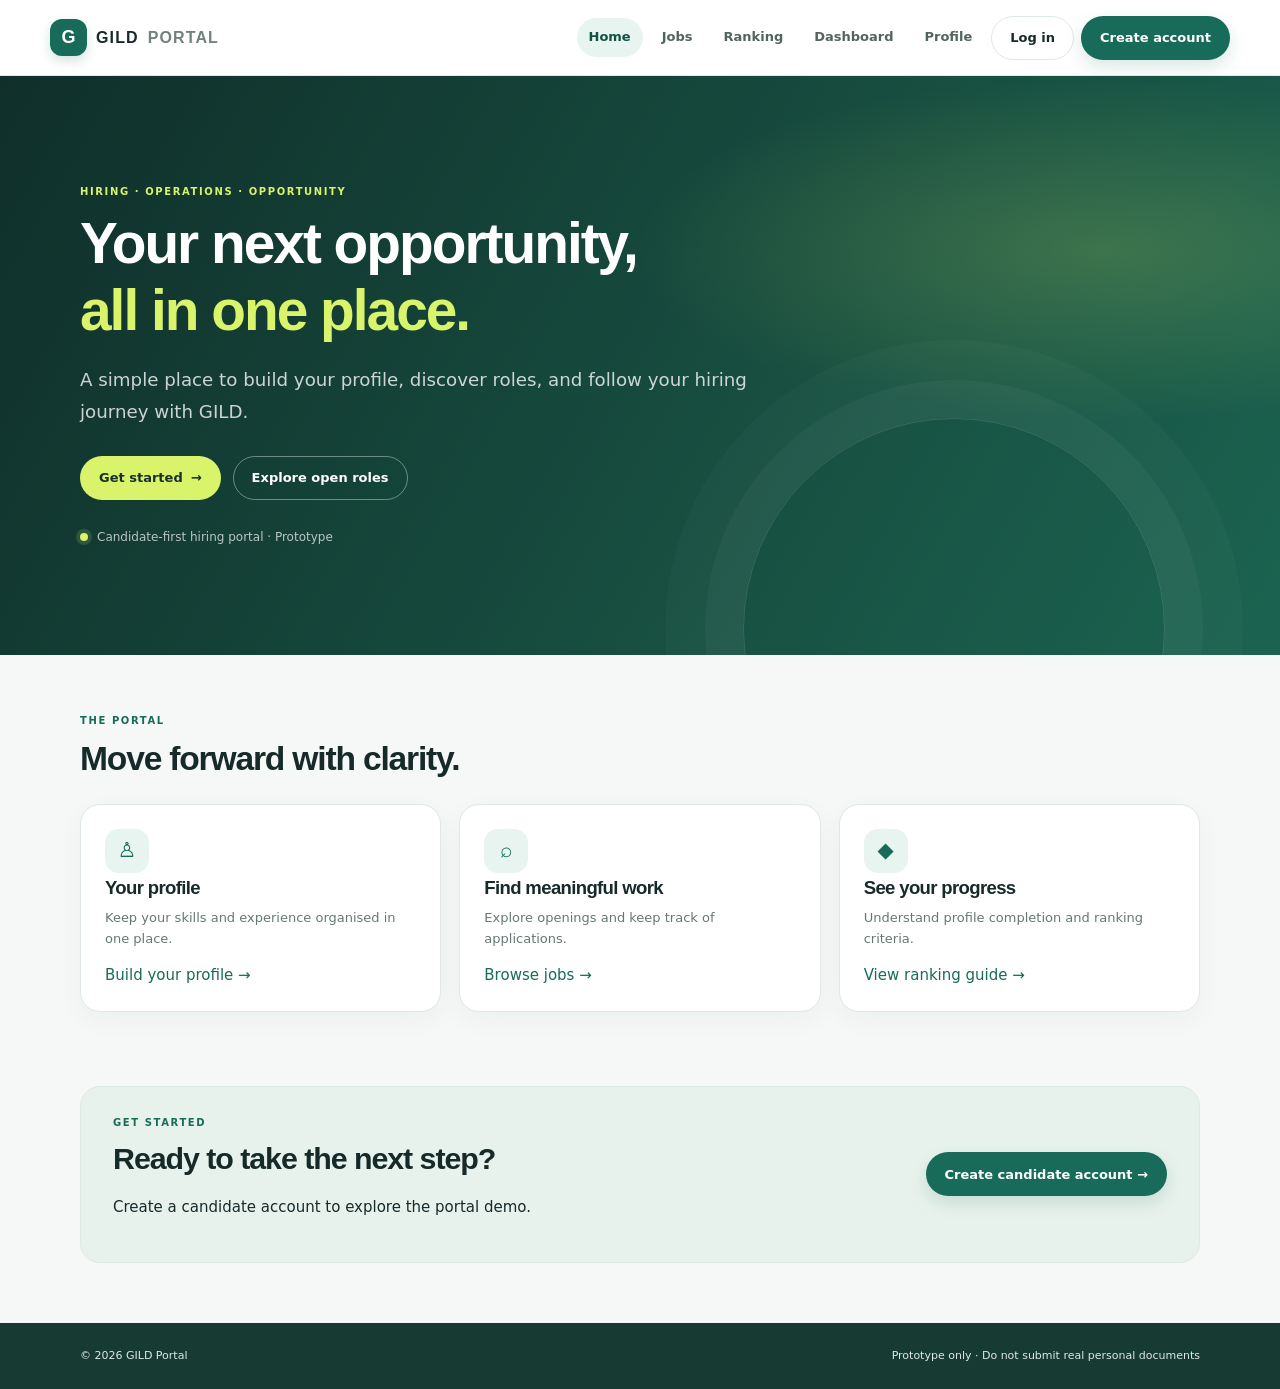
<file: index.html>
<!doctype html>
<html lang="en">
<head>
  <meta charset="utf-8">
  <meta name="viewport" content="width=device-width, initial-scale=1">
  <title>GILD Portal | Hiring &amp; Operations</title>
  <link rel="stylesheet" href="css/style.css">
  <script src="js/script.js" defer></script>
</head>
<body>
  <header class="site-header">
    <a class="brand" href="index.html"><span class="brand-mark">G</span> GILD <span class="brand-light">PORTAL</span></a>
    <nav class="site-nav" aria-label="Main navigation">
      <a href="jobs.html">Jobs</a><a href="ranking.html">Ranking</a><a href="dashboard.html">Dashboard</a>
      <a class="button button-outline" href="login.html">Log in</a><a class="button button-primary" href="register.html">Create account</a>
    </nav>
  </header>
  <main>
    <section class="hero">
      <p class="eyebrow">HIRING · OPERATIONS · OPPORTUNITY</p>
      <h1>Your next opportunity,<br><span>all in one place.</span></h1>
      <p class="lead">A simple place to build your profile, discover roles, and follow your hiring journey with GILD.</p>
      <div class="hero-actions"><a class="button button-primary" href="register.html">Get started <span aria-hidden="true">→</span></a><a class="button button-outline" href="jobs.html">Explore open roles</a></div>
      <div class="hero-note"><span class="status-dot"></span> Candidate-first hiring portal · Prototype</div>
    </section>
    <section class="section wrap">
      <p class="eyebrow">THE PORTAL</p><h2>Move forward with clarity.</h2>
      <div class="feature-grid">
        <article class="card"><span class="feature-icon">♙</span><h3>Your profile</h3><p>Keep your skills and experience organised in one place.</p><a href="profile.html">Build your profile →</a></article>
        <article class="card"><span class="feature-icon">⌕</span><h3>Find meaningful work</h3><p>Explore openings and keep track of applications.</p><a href="jobs.html">Browse jobs →</a></article>
        <article class="card"><span class="feature-icon">◆</span><h3>See your progress</h3><p>Understand profile completion and ranking criteria.</p><a href="ranking.html">View ranking guide →</a></article>
      </div>
    </section>
    <section class="callout wrap"><div><p class="eyebrow">GET STARTED</p><h2>Ready to take the next step?</h2><p>Create a candidate account to explore the portal demo.</p></div><a class="button button-primary" href="register.html">Create candidate account →</a></section>
  </main>
  <footer class="site-footer"><span>© <span data-year></span> GILD Portal</span><span>Prototype only · Do not submit real personal documents</span></footer>
</body>
</html>
</file>
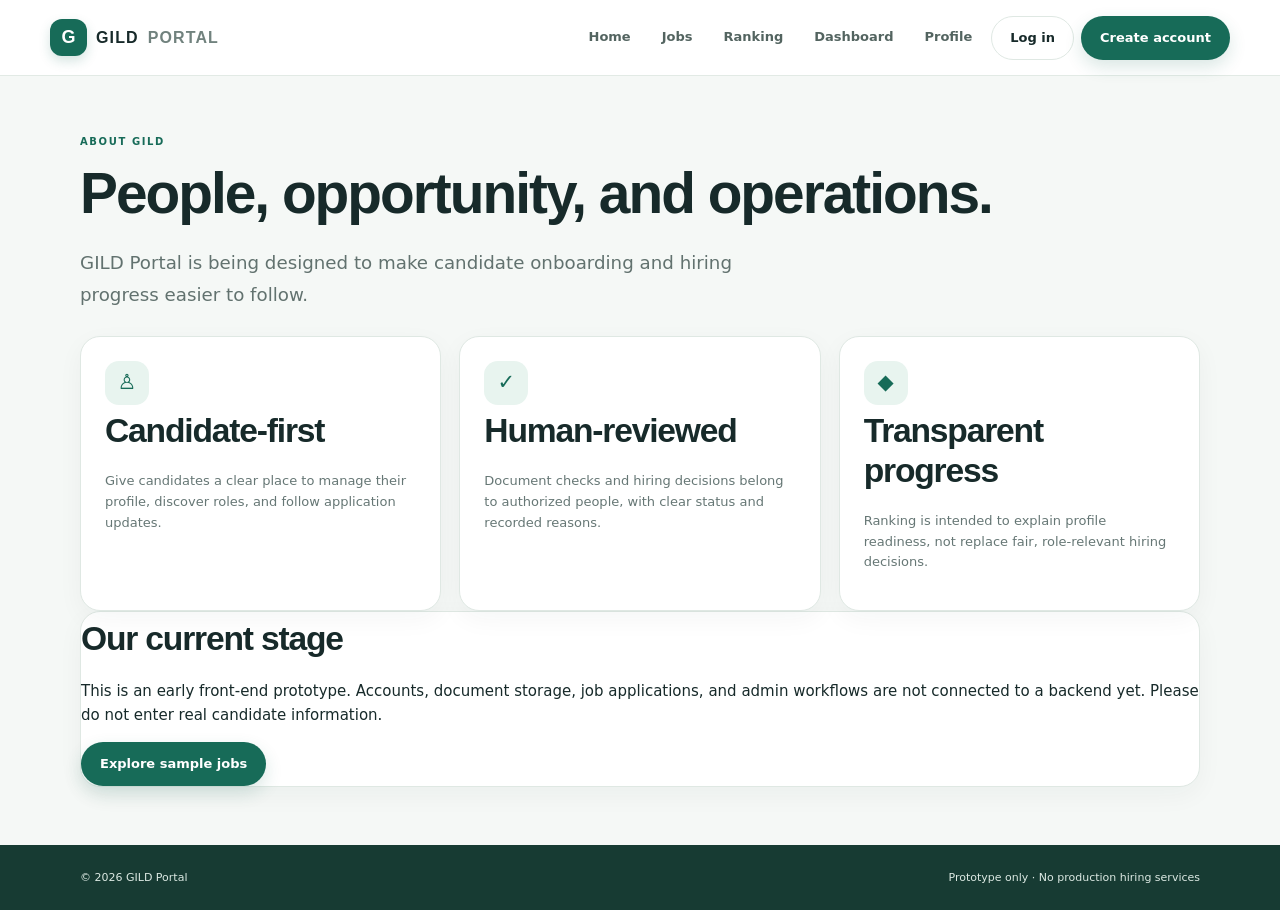
<file: about.html>
<!doctype html>
<html lang="en"><head><meta charset="utf-8"><meta name="viewport" content="width=device-width, initial-scale=1"><title>About | GILD Portal</title><link rel="stylesheet" href="css/style.css"><script src="js/script.js" defer></script></head><body><header class="site-header"><a class="brand" href="index.html"><span class="brand-mark">G</span> GILD <span class="brand-light">PORTAL</span></a><nav class="site-nav"><a href="index.html">Home</a><a href="about.html" aria-current="page">About</a><a href="jobs.html">Jobs</a><a href="ranking.html">Ranking</a><a class="button button-outline" href="login.html">Login</a><a class="button button-primary" href="register.html">Register</a><a href="contact.html">Contact</a></nav></header><main class="wrap section"><p class="eyebrow">ABOUT GILD</p><h1>People, opportunity, and operations.</h1><p class="lead">GILD Portal is being designed to make candidate onboarding and hiring progress easier to follow.</p><div class="feature-grid"><article class="card"><span class="feature-icon">♙</span><h2>Candidate-first</h2><p>Give candidates a clear place to manage their profile, discover roles, and follow application updates.</p></article><article class="card"><span class="feature-icon">✓</span><h2>Human-reviewed</h2><p>Document checks and hiring decisions belong to authorized people, with clear status and recorded reasons.</p></article><article class="card"><span class="feature-icon">◆</span><h2>Transparent progress</h2><p>Ranking is intended to explain profile readiness, not replace fair, role-relevant hiring decisions.</p></article></div><section class="card ranking-note"><h2>Our current stage</h2><p>This is an early front-end prototype. Accounts, document storage, job applications, and admin workflows are not connected to a backend yet. Please do not enter real candidate information.</p><a class="button button-primary" href="jobs.html">Explore sample jobs</a></section></main><footer class="site-footer"><span>© <span data-year></span> GILD Portal</span><span>Prototype only · No production hiring services</span></footer></body></html>
</file>
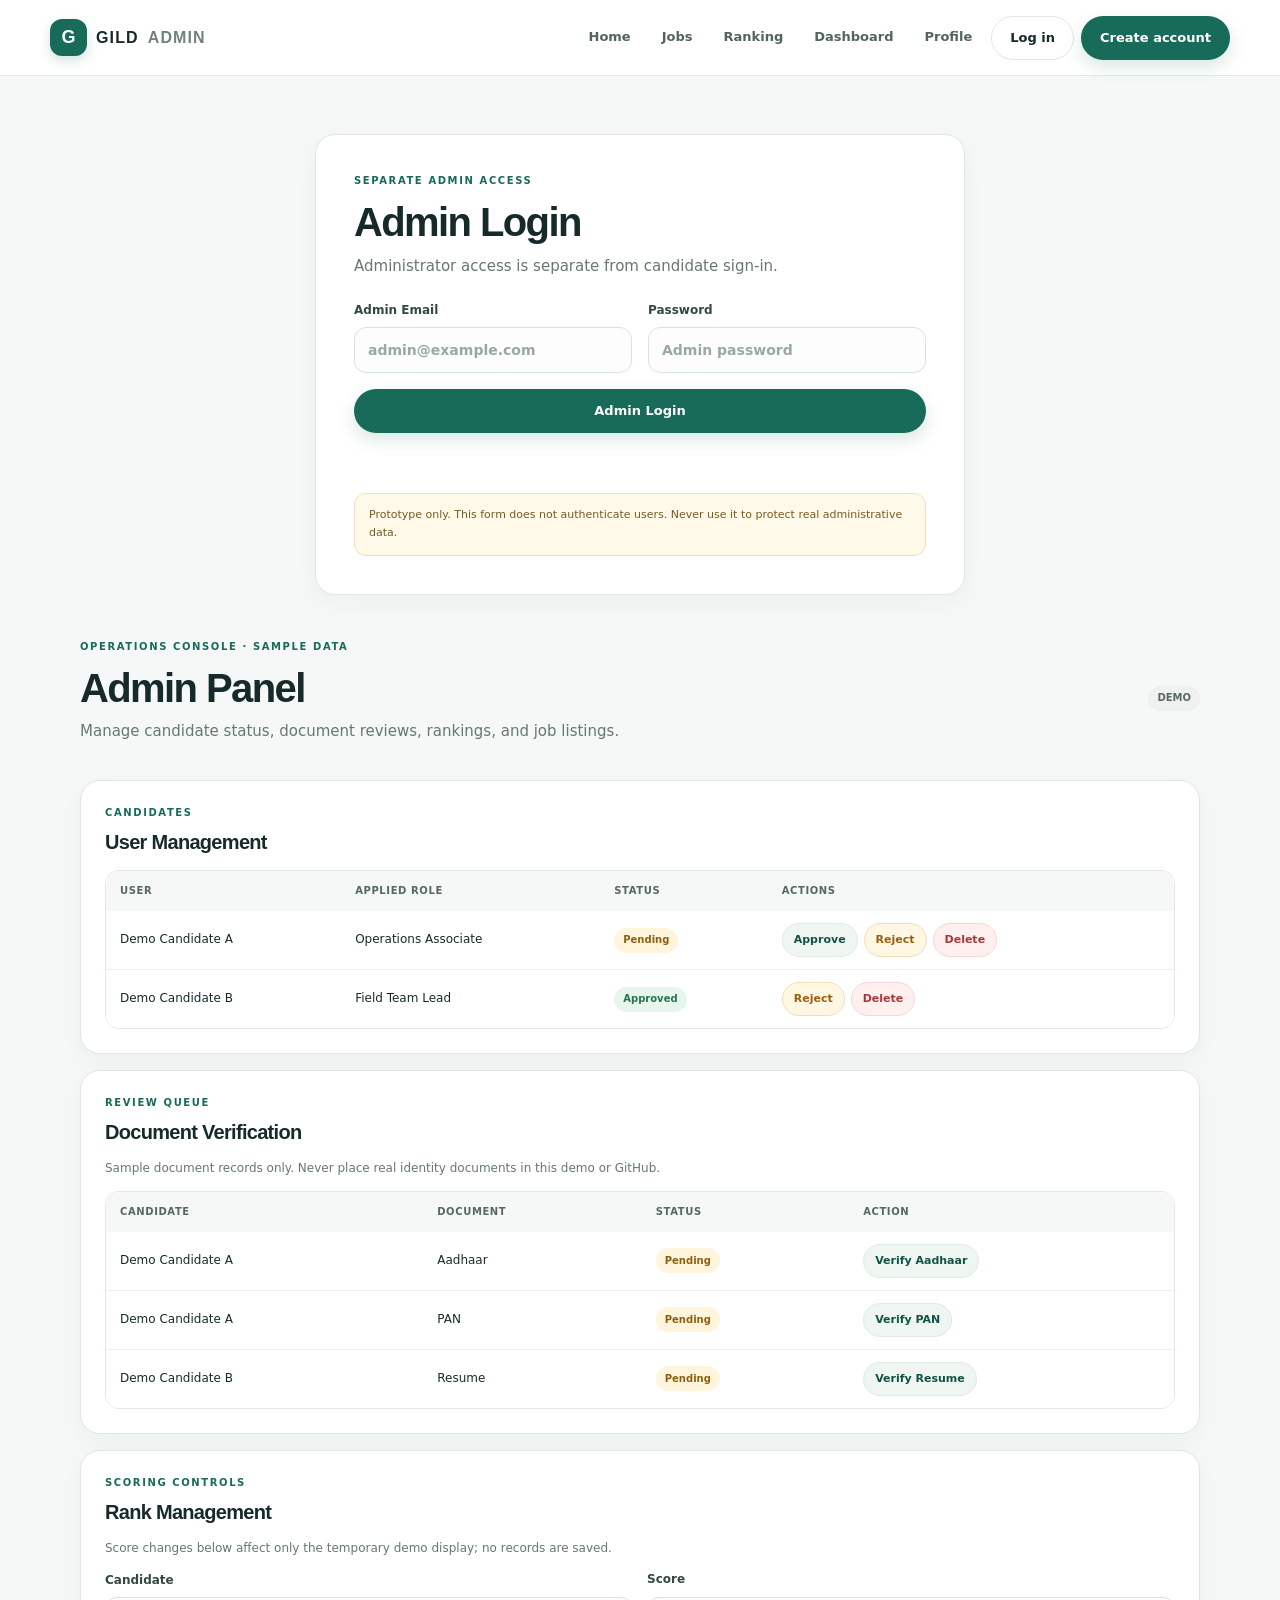
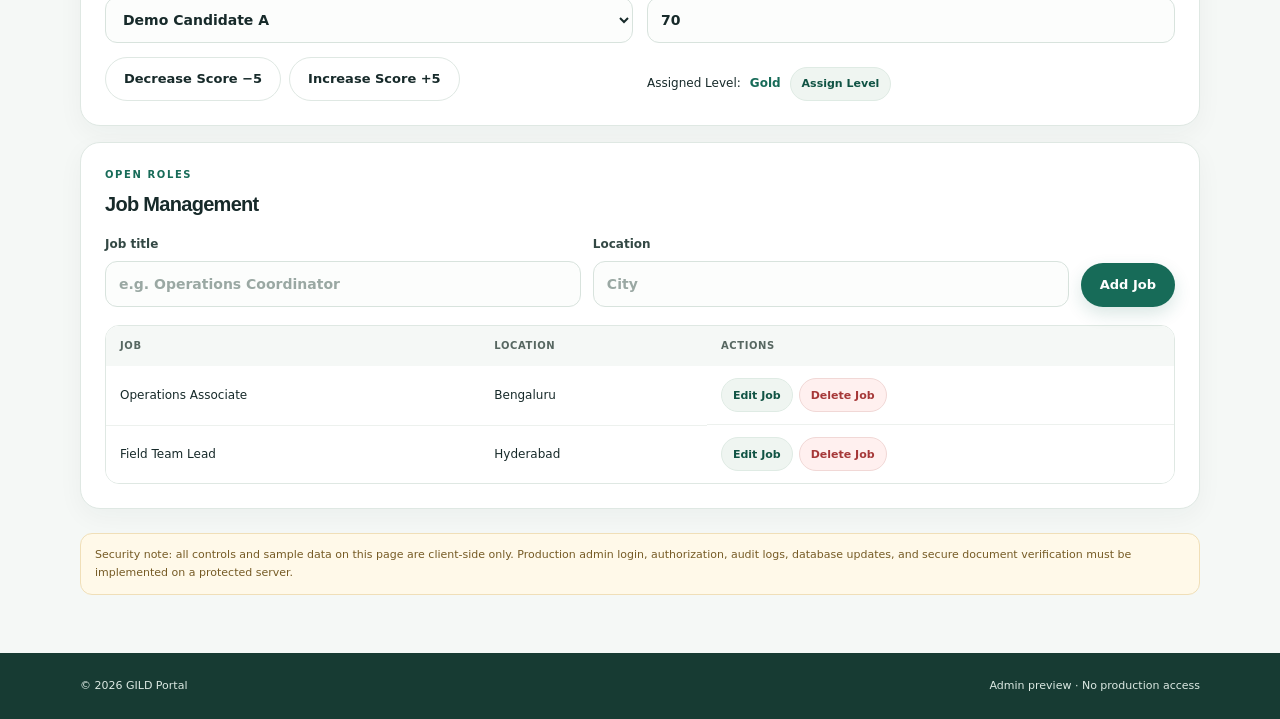
<file: admin.html>
<!doctype html>
<html lang="en">
<head><meta charset="utf-8"><meta name="viewport" content="width=device-width, initial-scale=1"><title>Admin Panel | GILD Portal</title><link rel="stylesheet" href="css/style.css"><script src="js/script.js" defer></script></head>
<body>
<header class="site-header"><a class="brand" href="index.html"><span class="brand-mark">G</span> GILD <span class="brand-light">ADMIN</span></a><nav class="site-nav" aria-label="Admin navigation"><a href="index.html">Public site</a><a class="button button-outline" href="login.html">Candidate login</a></nav></header>
<main class="wrap section admin-page">
  <section class="card admin-login"><p class="eyebrow">SEPARATE ADMIN ACCESS</p><h1>Admin Login</h1><p class="muted">Administrator access is separate from candidate sign-in.</p><form data-demo-form><label>Admin Email<input type="email" name="adminEmail" required autocomplete="username" placeholder="admin@example.com"></label><label>Password<input type="password" name="adminPassword" required autocomplete="current-password" placeholder="Admin password"></label><button class="button button-primary" type="submit">Admin Login</button><p class="form-message" aria-live="polite"></p></form><p class="notice">Prototype only. This form does not authenticate users. Never use it to protect real administrative data.</p></section>
  <div class="admin-title"><div><p class="eyebrow">OPERATIONS CONSOLE · SAMPLE DATA</p><h1>Admin Panel</h1><p class="muted">Manage candidate status, document reviews, rankings, and job listings.</p></div><span class="status-pill status-demo">DEMO</span></div>
  <section class="card admin-section" id="user-management"><p class="eyebrow">CANDIDATES</p><h2>User Management</h2><div class="table-wrap"><table class="portal-table"><thead><tr><th>User</th><th>Applied role</th><th>Status</th><th>Actions</th></tr></thead><tbody id="admin-users"><tr><td>Demo Candidate A</td><td>Operations Associate</td><td><span class="status-pill status-pending">Pending</span></td><td class="admin-actions"><button class="button button-small" data-admin-action="approve">Approve</button><button class="button button-small button-warning" data-admin-action="reject">Reject</button><button class="button button-small button-danger" data-admin-action="delete">Delete</button></td></tr><tr><td>Demo Candidate B</td><td>Field Team Lead</td><td><span class="status-pill status-approved">Approved</span></td><td class="admin-actions"><button class="button button-small button-warning" data-admin-action="reject">Reject</button><button class="button button-small button-danger" data-admin-action="delete">Delete</button></td></tr></tbody></table></div></section>
  <section class="card admin-section" id="document-verification"><p class="eyebrow">REVIEW QUEUE</p><h2>Document Verification</h2><p class="muted">Sample document records only. Never place real identity documents in this demo or GitHub.</p><div class="table-wrap"><table class="portal-table"><thead><tr><th>Candidate</th><th>Document</th><th>Status</th><th>Action</th></tr></thead><tbody><tr><td>Demo Candidate A</td><td>Aadhaar</td><td><span class="status-pill status-pending">Pending</span></td><td><button class="button button-small" data-admin-action="verify">Verify Aadhaar</button></td></tr><tr><td>Demo Candidate A</td><td>PAN</td><td><span class="status-pill status-pending">Pending</span></td><td><button class="button button-small" data-admin-action="verify">Verify PAN</button></td></tr><tr><td>Demo Candidate B</td><td>Resume</td><td><span class="status-pill status-pending">Pending</span></td><td><button class="button button-small" data-admin-action="verify">Verify Resume</button></td></tr></tbody></table></div></section>
  <section class="card admin-section" id="rank-management"><p class="eyebrow">SCORING CONTROLS</p><h2>Rank Management</h2><p class="muted">Score changes below affect only the temporary demo display; no records are saved.</p><div class="rank-controls"><label>Candidate<select id="rank-candidate"><option>Demo Candidate A</option><option>Demo Candidate B</option></select></label><label>Score<input id="admin-score" type="number" min="0" max="100" value="70"></label><div class="rank-buttons"><button class="button button-outline" type="button" data-score-change="-5">Decrease Score −5</button><button class="button button-outline" type="button" data-score-change="5">Increase Score +5</button></div><div class="rank-result">Assigned Level: <strong id="assigned-level">Gold</strong> <button class="button button-small" type="button" data-admin-action="assign-level">Assign Level</button></div></div></section>
  <section class="card admin-section" id="job-management"><p class="eyebrow">OPEN ROLES</p><h2>Job Management</h2><form class="job-create-form" id="admin-job-form"><label>Job title<input id="new-job-title" required placeholder="e.g. Operations Coordinator"></label><label>Location<input id="new-job-location" required placeholder="City"></label><button class="button button-primary" type="submit">Add Job</button></form><div class="table-wrap"><table class="portal-table"><thead><tr><th>Job</th><th>Location</th><th>Actions</th></tr></thead><tbody id="admin-jobs"><tr><td>Operations Associate</td><td>Bengaluru</td><td class="admin-actions"><button class="button button-small" data-admin-action="edit-job">Edit Job</button><button class="button button-small button-danger" data-admin-action="delete-job">Delete Job</button></td></tr><tr><td>Field Team Lead</td><td>Hyderabad</td><td class="admin-actions"><button class="button button-small" data-admin-action="edit-job">Edit Job</button><button class="button button-small button-danger" data-admin-action="delete-job">Delete Job</button></td></tr></tbody></table></div></section>
  <p class="notice">Security note: all controls and sample data on this page are client-side only. Production admin login, authorization, audit logs, database updates, and secure document verification must be implemented on a protected server.</p>
</main>
<footer class="site-footer"><span>© <span data-year></span> GILD Portal</span><span>Admin preview · No production access</span></footer>
</body></html>
</file>
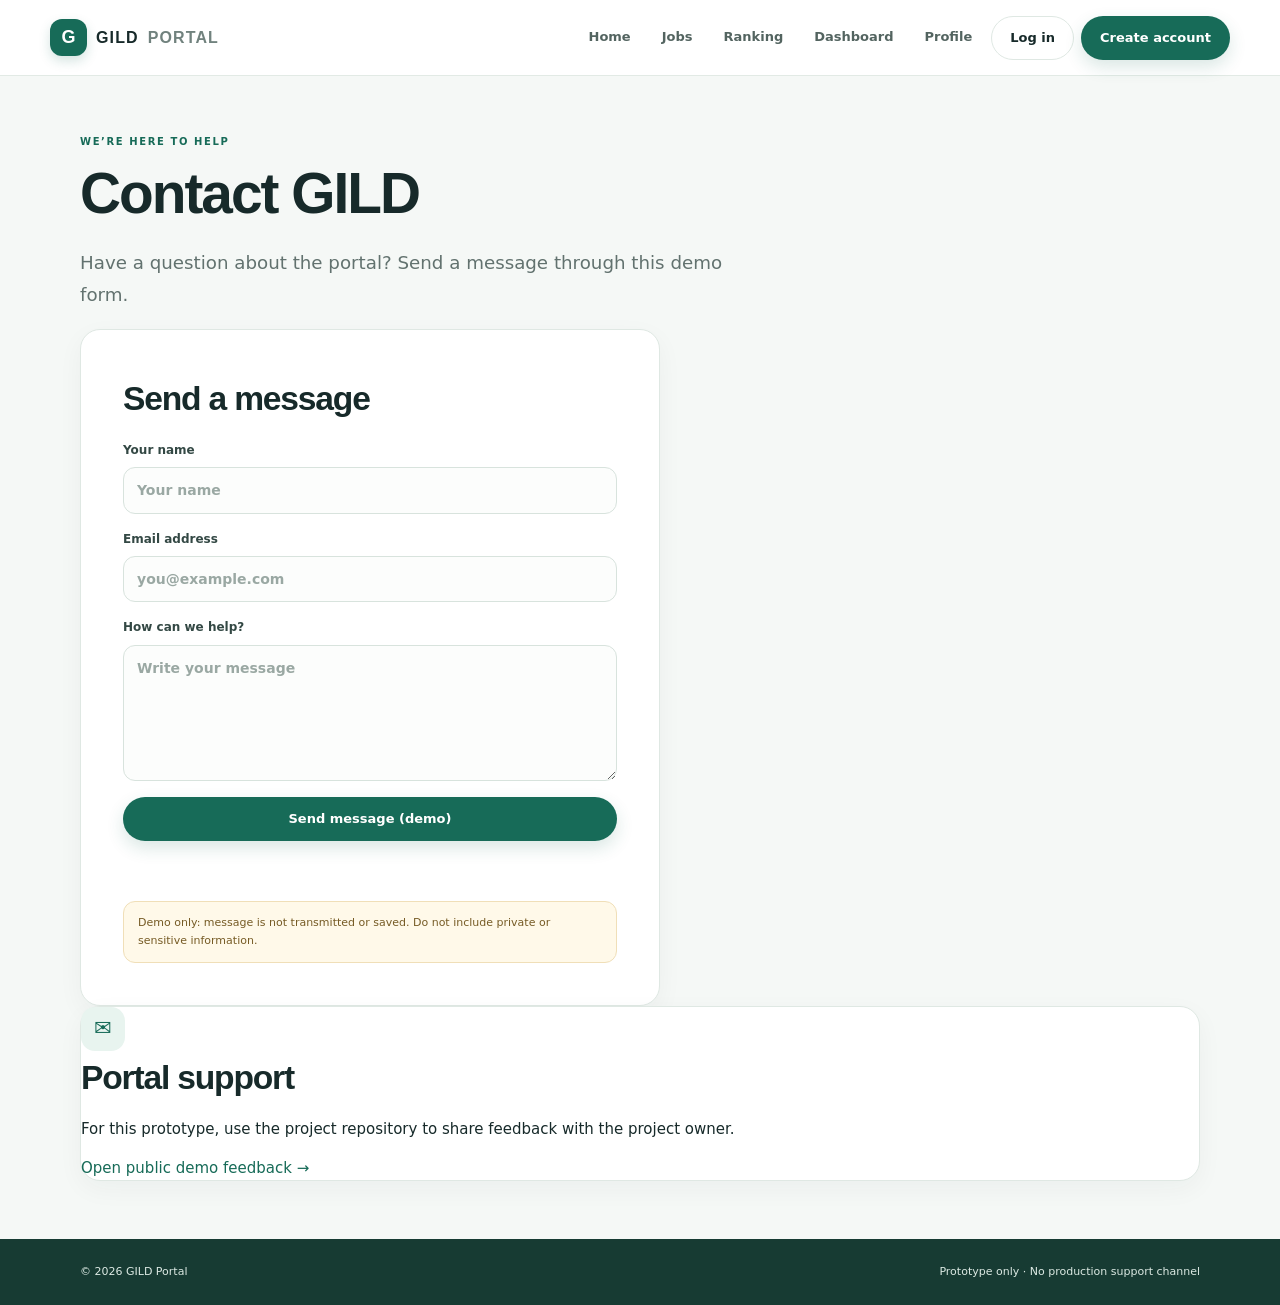
<file: contact.html>
<!doctype html>
<html lang="en"><head><meta charset="utf-8"><meta name="viewport" content="width=device-width, initial-scale=1"><title>Contact | GILD Portal</title><link rel="stylesheet" href="css/style.css"><script src="js/script.js" defer></script></head><body><header class="site-header"><a class="brand" href="index.html"><span class="brand-mark">G</span> GILD <span class="brand-light">PORTAL</span></a><nav class="site-nav"><a href="index.html">Home</a><a href="about.html">About</a><a href="jobs.html">Jobs</a><a href="ranking.html">Ranking</a><a class="button button-outline" href="login.html">Login</a><a class="button button-primary" href="register.html">Register</a><a href="contact.html" aria-current="page">Contact</a></nav></header><main class="wrap section"><p class="eyebrow">WE’RE HERE TO HELP</p><h1>Contact GILD</h1><p class="lead">Have a question about the portal? Send a message through this demo form.</p><div class="contact-layout"><section class="card form-card"><h2>Send a message</h2><form data-demo-form><label>Your name<input name="name" required autocomplete="name" placeholder="Your name"></label><label>Email address<input name="email" type="email" required autocomplete="email" placeholder="you@example.com"></label><label>How can we help?<textarea name="message" rows="5" required placeholder="Write your message"></textarea></label><button class="button button-primary button-wide" type="submit">Send message (demo)</button><p class="form-message" aria-live="polite"></p></form><p class="notice">Demo only: message is not transmitted or saved. Do not include private or sensitive information.</p></section><aside class="card"><span class="feature-icon">✉</span><h2>Portal support</h2><p>For this prototype, use the project repository to share feedback with the project owner.</p><a href="https://github.com/shancy1998/gild-portal-demo/issues">Open public demo feedback →</a></aside></div></main><footer class="site-footer"><span>© <span data-year></span> GILD Portal</span><span>Prototype only · No production support channel</span></footer></body></html>
</file>
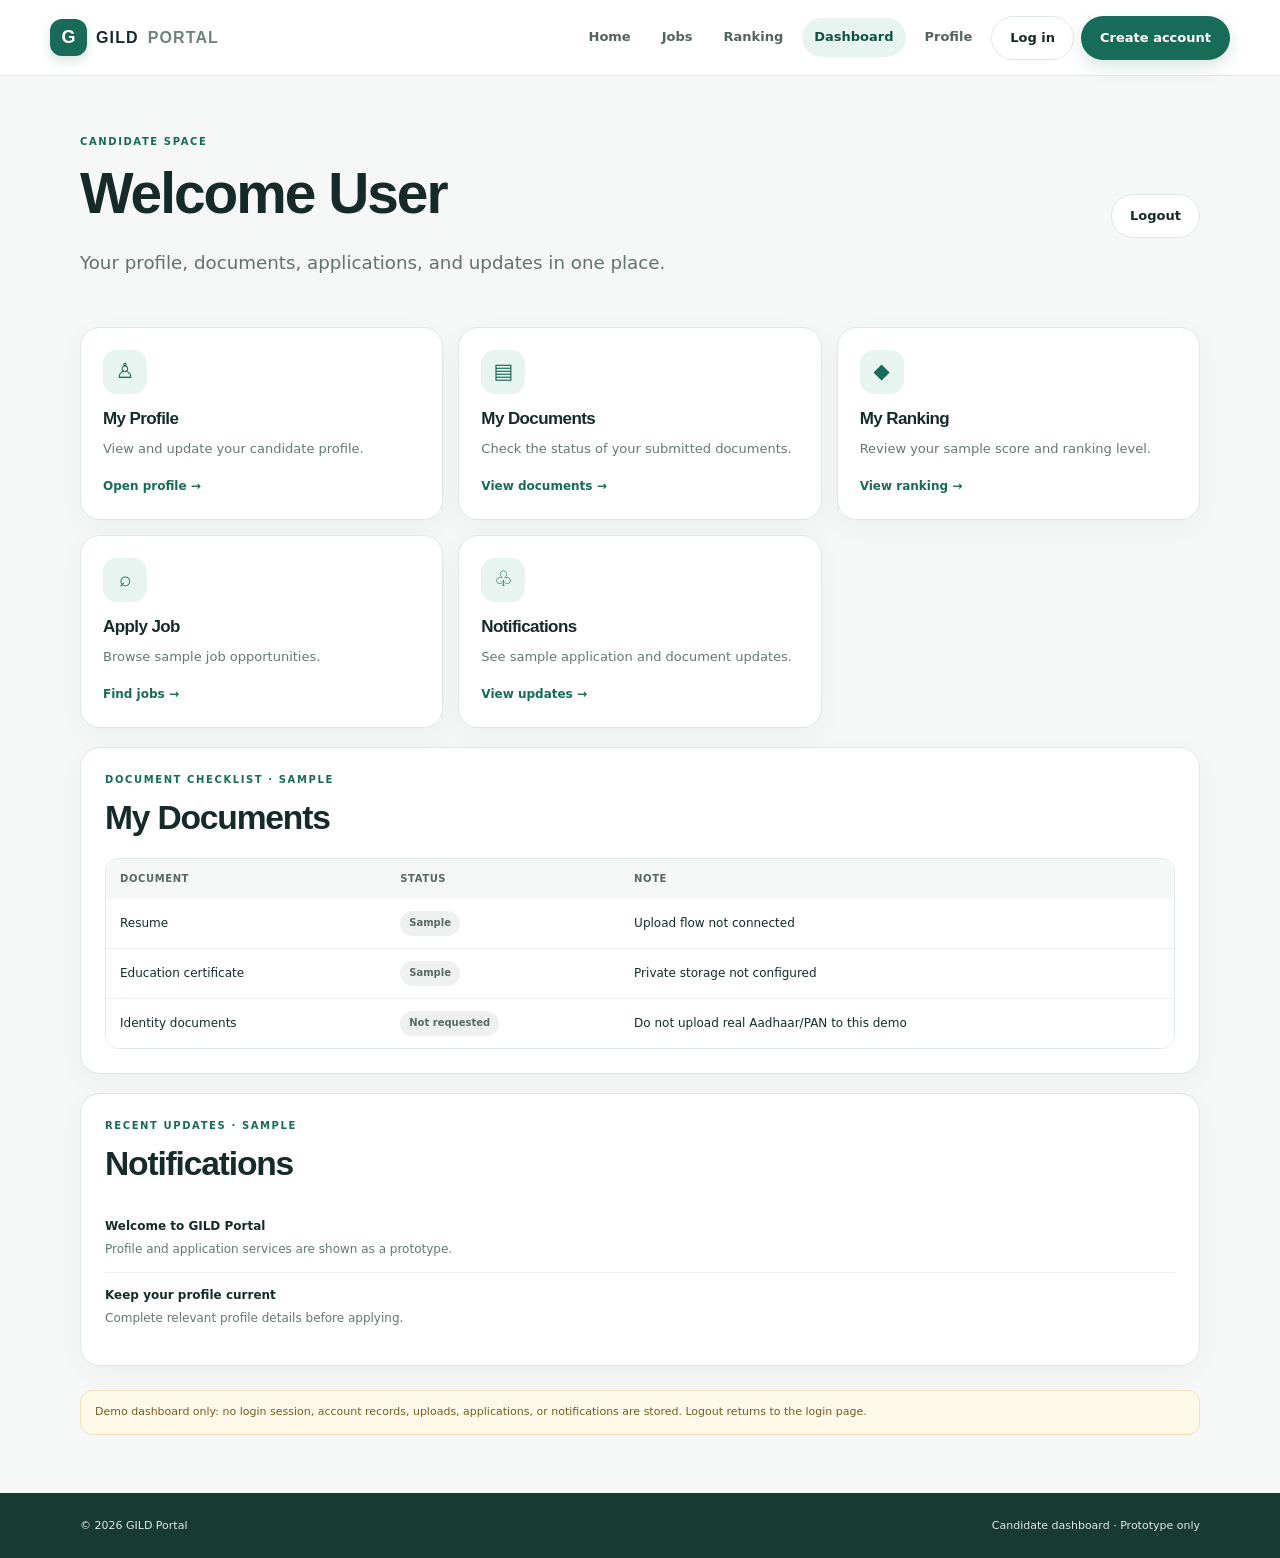
<file: dashboard.html>
<!doctype html>
<html lang="en">
<head><meta charset="utf-8"><meta name="viewport" content="width=device-width, initial-scale=1"><title>User Dashboard | GILD Portal</title><link rel="stylesheet" href="css/style.css"><script src="js/script.js" defer></script></head>
<body>
<header class="site-header"><a class="brand" href="index.html"><span class="brand-mark">G</span> GILD <span class="brand-light">PORTAL</span></a><nav class="site-nav" aria-label="Main navigation"></nav></header>
<main class="wrap section">
  <div class="dashboard-welcome"><div><p class="eyebrow">CANDIDATE SPACE</p><h1>Welcome User</h1><p class="lead">Your profile, documents, applications, and updates in one place.</p></div><a class="button button-outline" href="login.html">Logout</a></div>
  <div class="dashboard-options">
    <a class="card dashboard-option" href="profile.html"><span class="feature-icon">♙</span><h2>My Profile</h2><p>View and update your candidate profile.</p><span class="option-link">Open profile →</span></a>
    <a class="card dashboard-option" href="#my-documents"><span class="feature-icon">▤</span><h2>My Documents</h2><p>Check the status of your submitted documents.</p><span class="option-link">View documents →</span></a>
    <a class="card dashboard-option" href="ranking.html"><span class="feature-icon">◆</span><h2>My Ranking</h2><p>Review your sample score and ranking level.</p><span class="option-link">View ranking →</span></a>
    <a class="card dashboard-option" href="jobs.html"><span class="feature-icon">⌕</span><h2>Apply Job</h2><p>Browse sample job opportunities.</p><span class="option-link">Find jobs →</span></a>
    <a class="card dashboard-option" href="#notifications"><span class="feature-icon">♧</span><h2>Notifications</h2><p>See sample application and document updates.</p><span class="option-link">View updates →</span></a>
  </div>
  <section class="card dashboard-section" id="my-documents"><p class="eyebrow">DOCUMENT CHECKLIST · SAMPLE</p><h2>My Documents</h2><div class="table-wrap"><table class="portal-table"><thead><tr><th>Document</th><th>Status</th><th>Note</th></tr></thead><tbody><tr><td>Resume</td><td><span class="status-pill status-demo">Sample</span></td><td>Upload flow not connected</td></tr><tr><td>Education certificate</td><td><span class="status-pill status-demo">Sample</span></td><td>Private storage not configured</td></tr><tr><td>Identity documents</td><td><span class="status-pill status-demo">Not requested</span></td><td>Do not upload real Aadhaar/PAN to this demo</td></tr></tbody></table></div></section>
  <section class="card dashboard-section" id="notifications"><p class="eyebrow">RECENT UPDATES · SAMPLE</p><h2>Notifications</h2><div class="notification-row"><strong>Welcome to GILD Portal</strong><span>Profile and application services are shown as a prototype.</span></div><div class="notification-row"><strong>Keep your profile current</strong><span>Complete relevant profile details before applying.</span></div></section>
  <p class="notice">Demo dashboard only: no login session, account records, uploads, applications, or notifications are stored. Logout returns to the login page.</p>
</main>
<footer class="site-footer"><span>© <span data-year></span> GILD Portal</span><span>Candidate dashboard · Prototype only</span></footer>
</body></html>
</file>
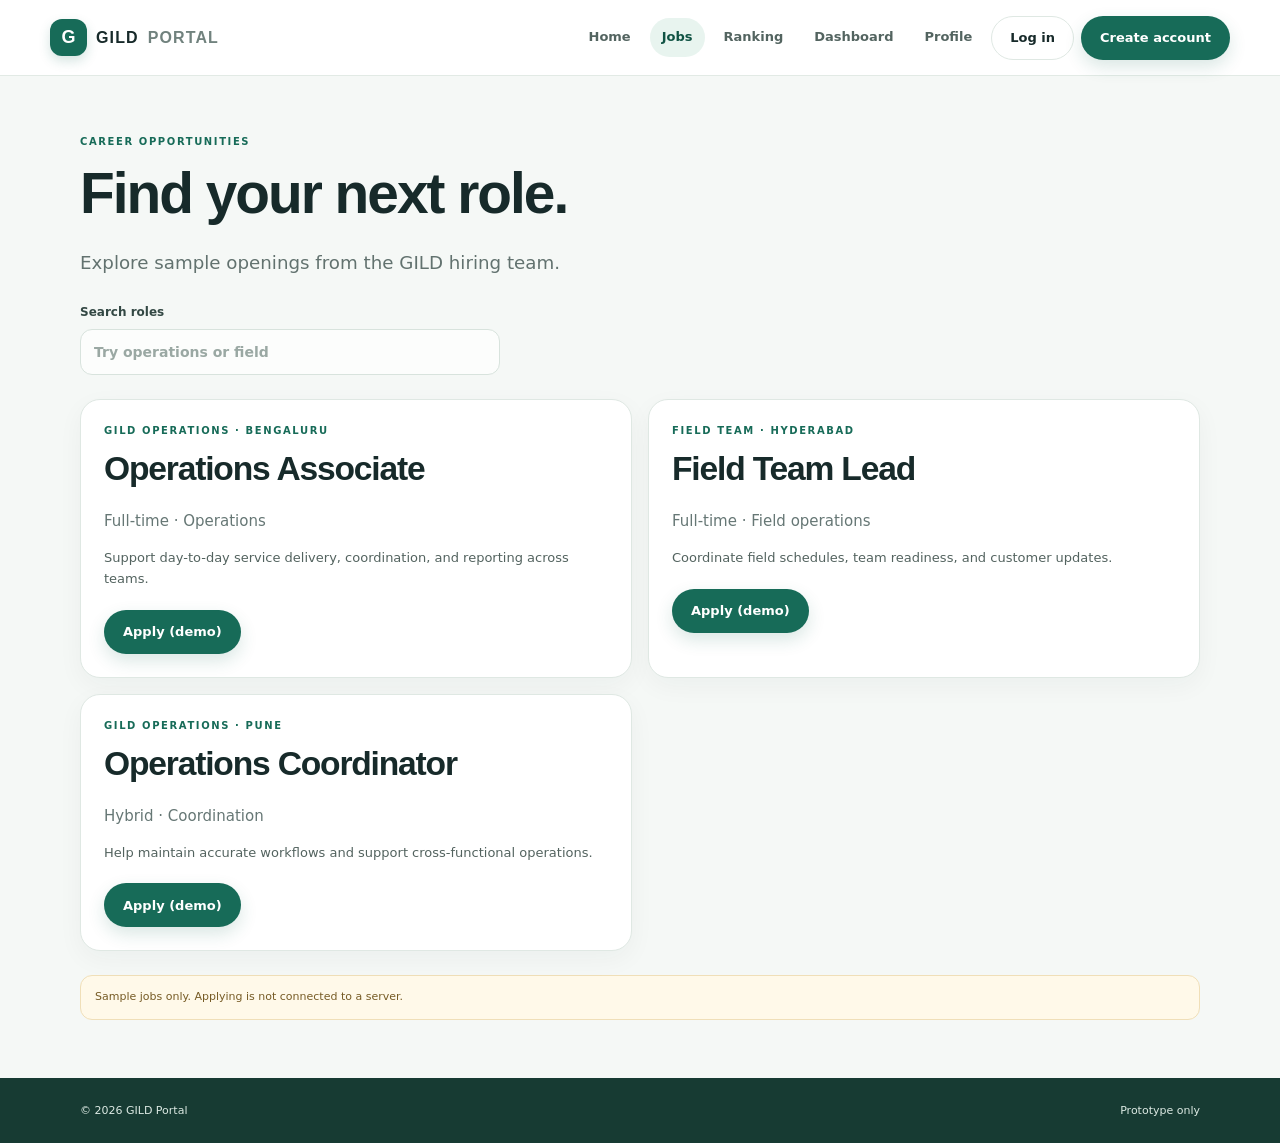
<file: jobs.html>
<!doctype html>
<html lang="en"><head><meta charset="utf-8"><meta name="viewport" content="width=device-width, initial-scale=1"><title>Jobs | GILD Portal</title><link rel="stylesheet" href="css/style.css"><script src="js/script.js" defer></script></head><body><header class="site-header"><a class="brand" href="index.html"><span class="brand-mark">G</span> GILD <span class="brand-light">PORTAL</span></a><nav class="site-nav"><a href="dashboard.html">Dashboard</a><a href="profile.html">Profile</a><a href="ranking.html">Ranking</a><a class="button button-primary" href="register.html">Join GILD</a></nav></header><main class="wrap section"><p class="eyebrow">CAREER OPPORTUNITIES</p><h1>Find your next role.</h1><p class="lead">Explore sample openings from the GILD hiring team.</p><div class="toolbar"><label class="search-label">Search roles<input class="search-input" type="search" placeholder="Try operations or field"></label></div><div class="job-list"><article class="card job-card"><p class="eyebrow">GILD OPERATIONS · BENGALURU</p><h2>Operations Associate</h2><p class="muted">Full-time · Operations</p><p>Support day-to-day service delivery, coordination, and reporting across teams.</p><button class="button button-primary" data-demo-apply>Apply (demo)</button></article><article class="card job-card"><p class="eyebrow">FIELD TEAM · HYDERABAD</p><h2>Field Team Lead</h2><p class="muted">Full-time · Field operations</p><p>Coordinate field schedules, team readiness, and customer updates.</p><button class="button button-primary" data-demo-apply>Apply (demo)</button></article><article class="card job-card"><p class="eyebrow">GILD OPERATIONS · PUNE</p><h2>Operations Coordinator</h2><p class="muted">Hybrid · Coordination</p><p>Help maintain accurate workflows and support cross-functional operations.</p><button class="button button-primary" data-demo-apply>Apply (demo)</button></article></div><p class="notice">Sample jobs only. Applying is not connected to a server.</p></main><footer class="site-footer"><span>© <span data-year></span> GILD Portal</span><span>Prototype only</span></footer></body></html>
</file>
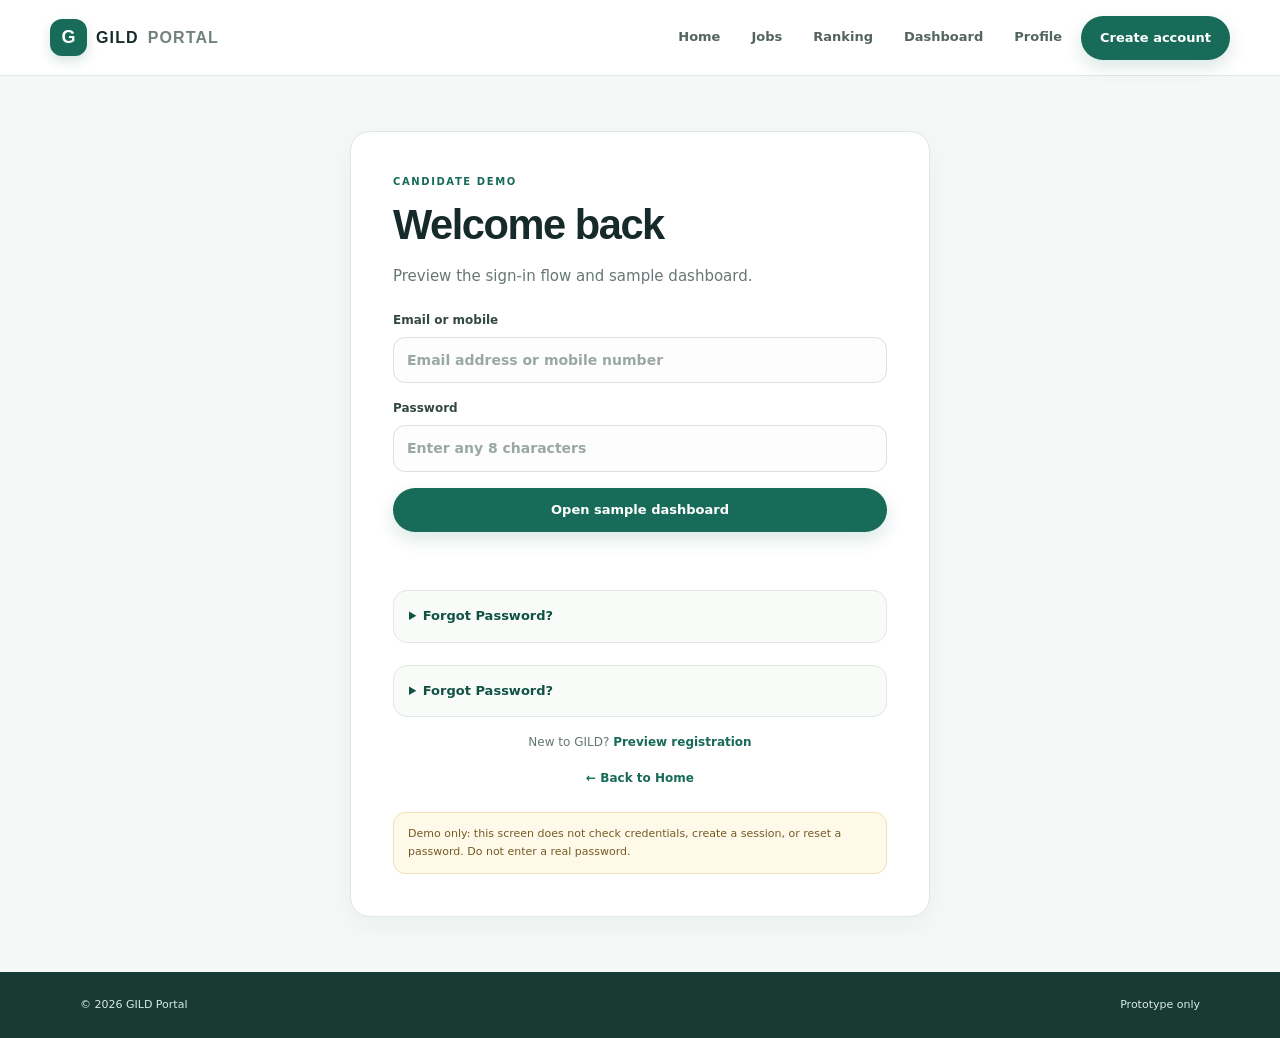
<file: login.html>
<!doctype html>
<html lang="en">
<head><meta charset="utf-8"><meta name="viewport" content="width=device-width, initial-scale=1"><title>Login | GILD Portal</title><link rel="stylesheet" href="css/style.css"><script src="js/script.js" defer></script></head>
<body>
<header class="site-header"><a class="brand" href="index.html"><span class="brand-mark">G</span> GILD <span class="brand-light">PORTAL</span></a><nav class="site-nav" aria-label="Main navigation"></nav></header>
<main class="form-page"><section class="card form-card"><p class="eyebrow">CANDIDATE DEMO</p><h1>Welcome back</h1><p class="muted">Preview the sign-in flow and sample dashboard.</p>
<form data-demo-form id="login-form"><label>Email or mobile<input name="identity" required autocomplete="username" placeholder="Email address or mobile number"></label><label>Password<input name="password" type="password" required autocomplete="current-password" minlength="8" placeholder="Enter any 8 characters"></label><button class="button button-primary button-wide" type="submit">Open sample dashboard</button><p class="form-message" aria-live="polite"></p></form>
<details class="reset-box" id="password-reset"><summary>Forgot Password?</summary><p class="muted">Enter your registered email or mobile number to request a password reset.</p><form data-demo-form><label>Email/Mobile<input name="resetIdentity" required autocomplete="username" placeholder="Email address or mobile number"></label><button class="button button-outline button-wide" type="submit">Request reset</button><p class="form-message" aria-live="polite"></p></form></details>
<details class="reset-box" id="password-reset"><summary>Forgot Password?</summary><p class="muted">Preview the password-recovery screen; reset requests are not connected.</p><form data-demo-form id="password-reset-form"><label>Email or mobile<input name="resetIdentity" required autocomplete="username" placeholder="Email address or mobile number"></label><button class="button button-outline button-wide" type="submit">Preview reset request</button><p class="form-message" aria-live="polite"></p></form></details>
<p class="form-foot">New to GILD? <a href="register.html">Preview registration</a></p><p class="form-foot"><a href="index.html">← Back to Home</a></p><p class="notice">Demo only: this screen does not check credentials, create a session, or reset a password. Do not enter a real password.</p></section></main>
<footer class="site-footer"><span>© <span data-year></span> GILD Portal</span><span>Prototype only</span></footer>
</body></html>
</file>
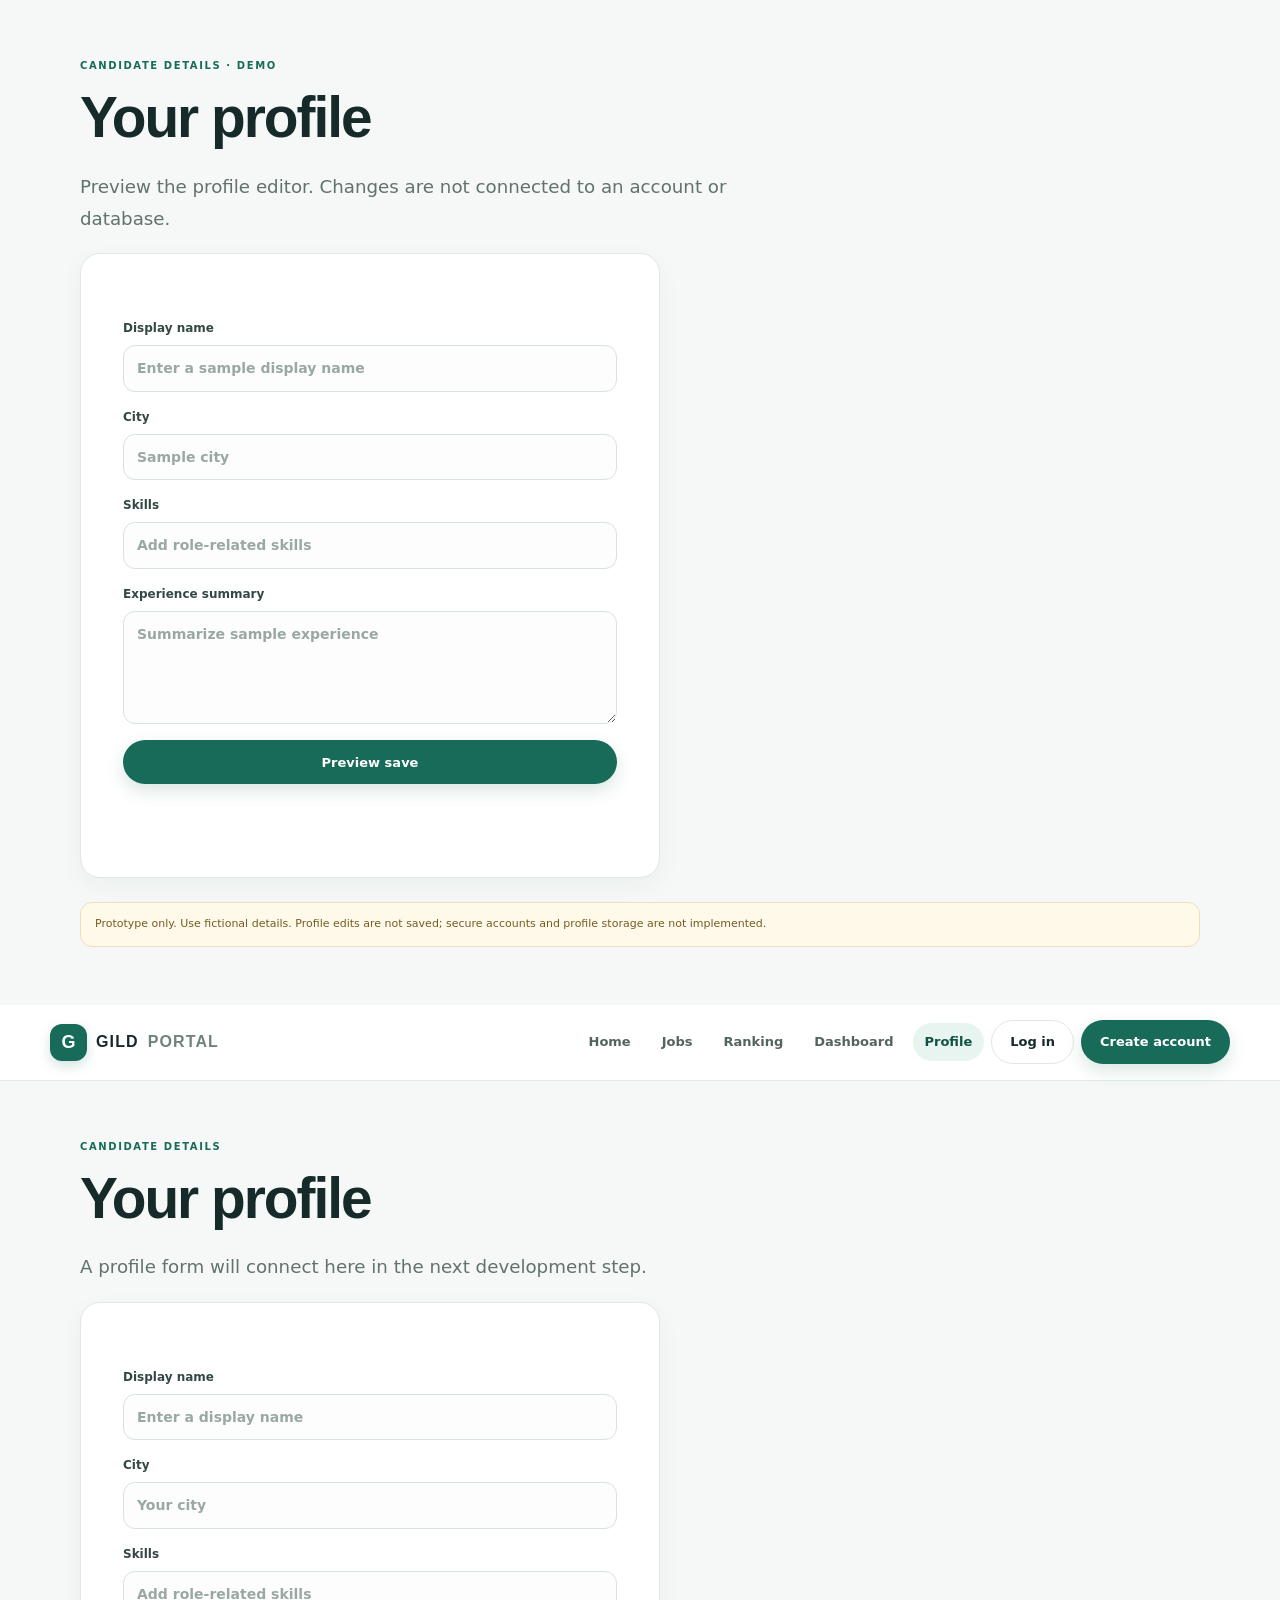
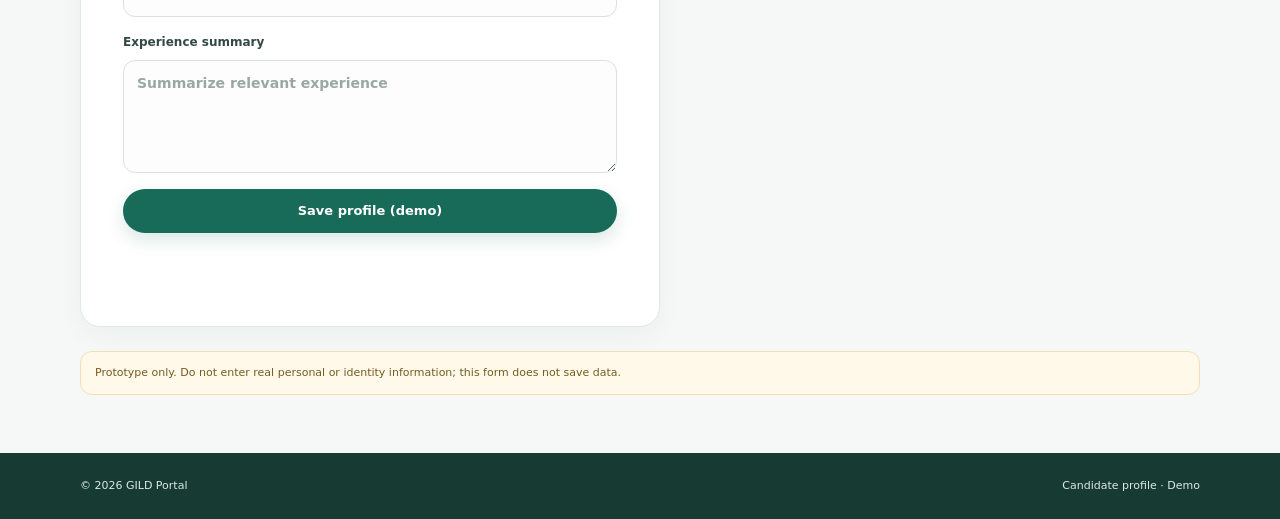
<file: profile.html>
<main class="wrap section"><p class="eyebrow">CANDIDATE DETAILS · DEMO</p><h1>Your profile</h1><p class="lead">Preview the profile editor. Changes are not connected to an account or database.</p><section class="card form-card"><form data-demo-form id="profile-form"><label>Display name<input name="name" required placeholder="Enter a sample display name"></label><label>City<input name="city" placeholder="Sample city"></label><label>Skills<input name="skills" placeholder="Add role-related skills"></label><label>Experience summary<textarea name="experience" rows="4" placeholder="Summarize sample experience"></textarea></label><button class="button button-primary" type="submit">Preview save</button><p class="form-message" aria-live="polite"></p></form></section><p class="notice">Prototype only. Use fictional details. Profile edits are not saved; secure accounts and profile storage are not implemented.</p></main>
<!doctype html>
<html lang="en"><head><meta charset="utf-8"><meta name="viewport" content="width=device-width, initial-scale=1"><title>Profile | GILD Portal</title><link rel="stylesheet" href="css/style.css"><script src="js/script.js" defer></script></head><body><header class="site-header"><a class="brand" href="index.html"><span class="brand-mark">G</span> GILD <span class="brand-light">PORTAL</span></a><nav class="site-nav"><a href="dashboard.html">Dashboard</a><a href="jobs.html">Jobs</a><a href="ranking.html">Ranking</a><a class="button button-outline" href="login.html">Log in</a></nav></header><main class="wrap section"><p class="eyebrow">CANDIDATE DETAILS</p><h1>Your profile</h1><p class="lead">A profile form will connect here in the next development step.</p><section class="card form-card"><form data-demo-form><label>Display name<input name="name" required placeholder="Enter a display name"></label><label>City<input name="city" placeholder="Your city"></label><label>Skills<input name="skills" placeholder="Add role-related skills"></label><label>Experience summary<textarea name="experience" rows="4" placeholder="Summarize relevant experience"></textarea></label><button class="button button-primary" type="submit">Save profile (demo)</button><p class="form-message" aria-live="polite"></p></form></section><p class="notice">Prototype only. Do not enter real personal or identity information; this form does not save data.</p></main><footer class="site-footer"><span>© <span data-year></span> GILD Portal</span><span>Candidate profile · Demo</span></footer></body></html>
</file>
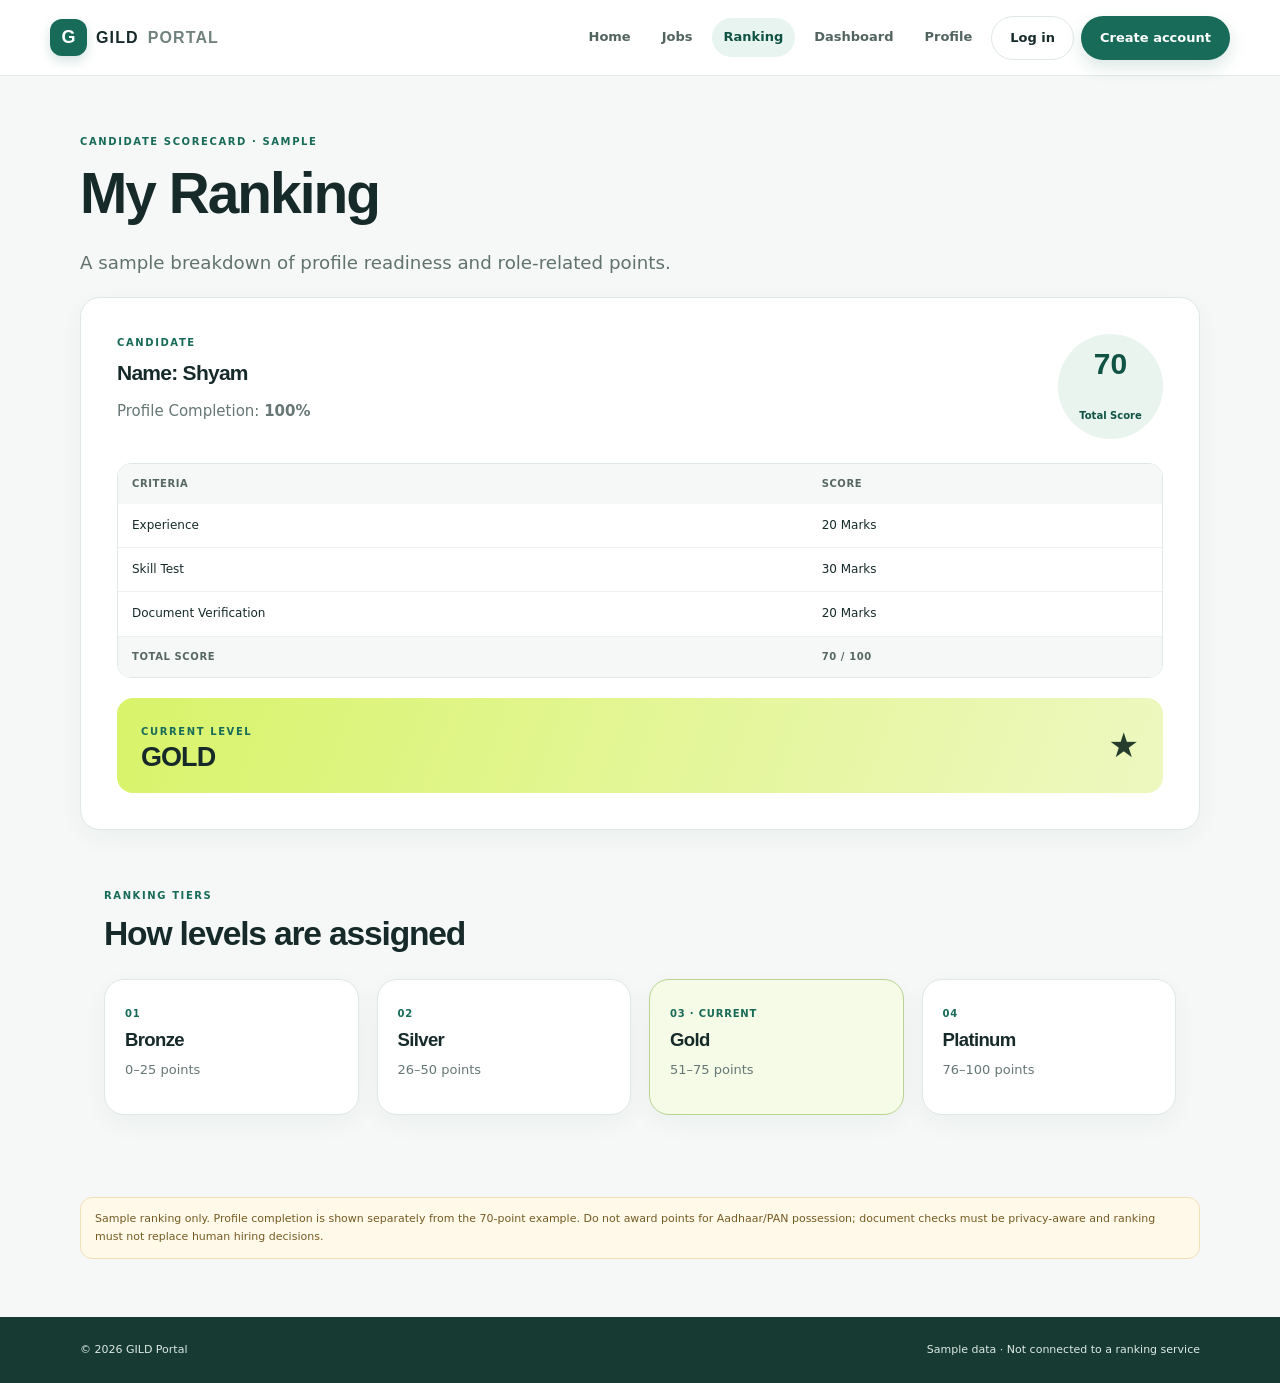
<file: ranking.html>
<!doctype html>
<html lang="en">
<head><meta charset="utf-8"><meta name="viewport" content="width=device-width, initial-scale=1"><title>My Ranking | GILD Portal</title><link rel="stylesheet" href="css/style.css"><script src="js/script.js" defer></script></head>
<body>
<header class="site-header"><a class="brand" href="index.html"><span class="brand-mark">G</span> GILD <span class="brand-light">PORTAL</span></a><nav class="site-nav" aria-label="Main navigation"></nav></header>
<main class="wrap section"><p class="eyebrow">CANDIDATE SCORECARD · SAMPLE</p><h1>My Ranking</h1><p class="lead">A sample breakdown of profile readiness and role-related points.</p>
<section class="card scorecard"><div class="scorecard-heading"><div><p class="eyebrow">CANDIDATE</p><h2>Name: Shyam</h2><p class="muted">Profile Completion: <strong>100%</strong></p></div><div class="score-total"><strong>70</strong><span>Total Score</span></div></div>
<div class="table-wrap"><table class="portal-table score-table"><thead><tr><th>Criteria</th><th>Score</th></tr></thead><tbody><tr><td>Experience</td><td>20 Marks</td></tr><tr><td>Skill Test</td><td>30 Marks</td></tr><tr><td>Document Verification</td><td>20 Marks</td></tr><tr class="total-row"><th>Total Score</th><th>70 / 100</th></tr></tbody></table></div>
<div class="level-banner"><div><span class="eyebrow">CURRENT LEVEL</span><h2>GOLD</h2></div><span class="level-star">★</span></div></section>
<section class="section ranking-levels"><p class="eyebrow">RANKING TIERS</p><h2>How levels are assigned</h2><div class="feature-grid tiers"><article class="card tier-card"><span class="tier-mark">01</span><h3>Bronze</h3><p>0–25 points</p></article><article class="card tier-card"><span class="tier-mark">02</span><h3>Silver</h3><p>26–50 points</p></article><article class="card tier-card current-tier"><span class="tier-mark">03 · CURRENT</span><h3>Gold</h3><p>51–75 points</p></article><article class="card tier-card"><span class="tier-mark">04</span><h3>Platinum</h3><p>76–100 points</p></article></div></section>
<p class="notice">Sample ranking only. Profile completion is shown separately from the 70-point example. Do not award points for Aadhaar/PAN possession; document checks must be privacy-aware and ranking must not replace human hiring decisions.</p></main>
<footer class="site-footer"><span>© <span data-year></span> GILD Portal</span><span>Sample data · Not connected to a ranking service</span></footer>
</body></html>
</file>
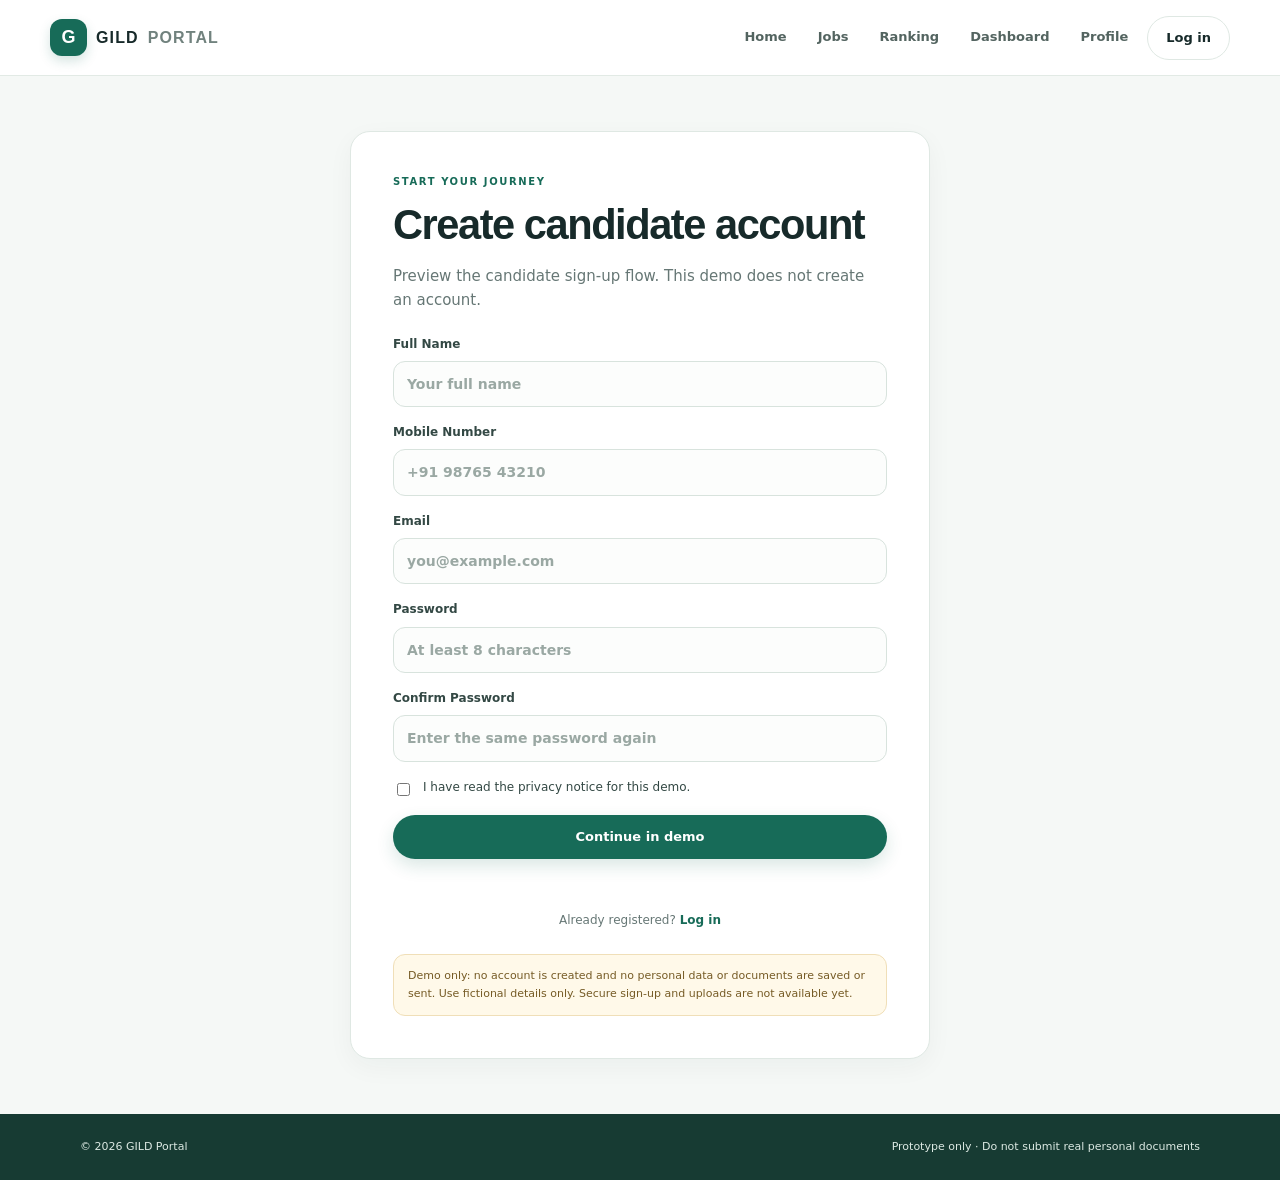
<file: register.html>
<!doctype html>
<html lang="en">
<head>
  <meta charset="utf-8">
  <meta name="viewport" content="width=device-width, initial-scale=1">
  <title>Create account | GILD Portal</title>
  <link rel="stylesheet" href="css/style.css">
  <script src="js/script.js" defer></script>
</head>
<body>
  <header class="site-header">
    <a class="brand" href="index.html"><span class="brand-mark">G</span> GILD <span class="brand-light">PORTAL</span></a>
    <nav class="site-nav" aria-label="Main navigation"></nav>
  </header>
  <main class="form-page">
    <section class="card form-card">
      <p class="eyebrow">START YOUR JOURNEY</p>
      <h1>Create candidate account</h1>
      <p class="muted">Preview the candidate sign-up flow. This demo does not create an account.</p>
      <form data-demo-form id="registration-form">
        <label>Full Name
          <input name="name" type="text" required autocomplete="name" placeholder="Your full name">
        </label>
        <label>Mobile Number
          <input name="mobile" type="tel" required autocomplete="tel" inputmode="tel" placeholder="+91 98765 43210">
        </label>
        <label>Email
          <input name="email" type="email" required autocomplete="email" placeholder="you@example.com">
        </label>
        <label>Password
          <input id="password" name="password" type="password" minlength="8" required autocomplete="new-password" placeholder="At least 8 characters">
        </label>
        <label>Confirm Password
          <input id="confirm-password" name="confirmPassword" type="password" minlength="8" required autocomplete="new-password" placeholder="Enter the same password again">
        </label>
        <label class="check-label"><input type="checkbox" required> I have read the privacy notice for this demo.</label>
        <button class="button button-primary button-wide" type="submit">Continue in demo</button>
        <p class="form-message" aria-live="polite"></p>
      </form>
      <p class="form-foot">Already registered? <a href="login.html">Log in</a></p>
      <p class="notice">Demo only: no account is created and no personal data or documents are saved or sent. Use fictional details only. Secure sign-up and uploads are not available yet.</p>
    </section>
  </main>
  <footer class="site-footer"><span>© <span data-year></span> GILD Portal</span><span>Prototype only · Do not submit real personal documents</span></footer>
</body>
</html>
</file>
<file: css/style.css>
:root{color-scheme:light;--ink:#172a2a;--muted:#667775;--green:#176b58;--green-dark:#105344;--mint:#e8f4ef;--lime:#d9f36a;--line:#dfe8e3;--paper:#fff;--canvas:#f5f8f6;--red:#a63838;--amber:#96620e;--shadow:0 16px 44px rgba(22,52,43,.08);--radius:20px}
*{box-sizing:border-box}
html{scroll-behavior:smooth}
body{margin:0;background:var(--canvas);color:var(--ink);font-family:'DM Sans',system-ui,-apple-system,'Segoe UI',sans-serif;font-size:15px;line-height:1.6;-webkit-font-smoothing:antialiased}
a{color:var(--green);text-decoration:none}
a:hover{color:var(--green-dark)}
button,input,textarea,select{font:inherit}
button,a,input,textarea,select{touch-action:manipulation}
button:focus-visible,a:focus-visible,input:focus-visible,textarea:focus-visible,select:focus-visible,summary:focus-visible{outline:3px solid rgba(217,243,106,.9);outline-offset:3px}
img{max-width:100%}
h1,h2,h3,h4{font-family:Manrope,'DM Sans',sans-serif;line-height:1.18;letter-spacing:-.035em;color:var(--ink)}
h1{font-size:clamp(2rem,5vw,3.55rem);margin:.15em 0 .35em;font-weight:800}
h2{font-size:clamp(1.45rem,3vw,2.1rem);margin:.2em 0 .6em;font-weight:800}
h3{font-size:1.16rem;margin:.25em 0 .5em;font-weight:700}
p{margin:.5em 0 1em}
.site-header{position:sticky;top:0;z-index:20;display:flex;align-items:center;justify-content:space-between;gap:22px;min-height:76px;padding:12px max(24px,calc((100vw - 1180px)/2));background:rgba(255,255,255,.92);border-bottom:1px solid rgba(223,232,227,.9);backdrop-filter:blur(16px)}
.brand{display:inline-flex;align-items:center;gap:9px;color:var(--ink);font:800 16px Manrope,'DM Sans',sans-serif;letter-spacing:.07em;white-space:nowrap}
.brand:hover{color:var(--green)}
.brand-mark{display:grid;place-items:center;width:37px;height:37px;border-radius:12px;background:var(--green);color:white;font-size:18px;letter-spacing:0;box-shadow:0 5px 12px rgba(23,107,88,.18)}
.brand-light{color:#71827e;font-weight:600}
.site-nav{display:flex;align-items:center;gap:7px}
.site-nav>a:not(.button){padding:9px 12px;color:#536460;font-size:13px;font-weight:700;border-radius:999px;transition:background .18s,color .18s}
.site-nav>a:not(.button):hover,.site-nav>a.is-active{background:var(--mint);color:var(--green-dark)}
.mobile-menu-toggle{display:none;align-items:center;justify-content:center;min-width:42px;height:42px;padding:0;border:1px solid var(--line);border-radius:13px;background:white;color:var(--ink);font-size:20px;cursor:pointer}
.wrap,.section{width:min(1120px,calc(100% - 48px));margin-left:auto;margin-right:auto}
.section{padding-top:58px;padding-bottom:58px}
.eyebrow{margin:0 0 10px;color:var(--green);font-size:10px;font-weight:800;letter-spacing:.16em;text-transform:uppercase}
.lead{max-width:660px;color:#62726f;font-size:clamp(1rem,2vw,1.14rem);line-height:1.75}
.muted{color:var(--muted)}
.button{display:inline-flex;align-items:center;justify-content:center;gap:8px;min-height:44px;padding:10px 18px;border:1px solid transparent;border-radius:999px;font-size:13px;font-weight:800;line-height:1.2;cursor:pointer;transition:transform .16s,background .16s,box-shadow .16s;color:var(--ink)}
.button:hover{transform:translateY(-1px)}
.button-primary{background:var(--green);color:#fff;box-shadow:0 7px 17px rgba(23,107,88,.16)}
.button-primary:hover{background:var(--green-dark);color:#fff;box-shadow:0 9px 22px rgba(23,107,88,.23)}
.button-outline{background:#fff;border-color:var(--line);color:var(--ink)}
.button-outline:hover{background:var(--mint);border-color:#b9d8ca;color:var(--green-dark)}
.button-wide{width:100%}
.button-small{min-height:34px;padding:7px 11px;background:#eff5f1;color:var(--green-dark);border-color:#dfebe4;font-size:11px}
.button-small:hover{background:#e0eee6}
.button-warning{background:#fff6e3;color:var(--amber);border-color:#f1dfb8}
.button-danger{background:#fff0ef;color:var(--red);border-color:#f1d8d6}
.card{background:var(--paper);border:1px solid var(--line);border-radius:var(--radius);box-shadow:0 8px 26px rgba(25,57,46,.045)}
.hero{position:relative;overflow:hidden;padding:clamp(48px,9vw,108px) max(24px,calc((100vw - 1120px)/2));background:radial-gradient(ellipse at 86% 30%,rgba(217,243,106,.19),transparent 30%),linear-gradient(120deg,#102f2a,#174e40 58%,#1b6350);color:white}
.hero:after{position:absolute;right:9%;bottom:-185px;width:420px;height:420px;border:1px solid rgba(255,255,255,.13);border-radius:50%;content:'';box-shadow:0 0 0 38px rgba(255,255,255,.035),0 0 0 78px rgba(255,255,255,.025)}
.hero>*{position:relative;z-index:1;max-width:690px}
.hero h1,.hero h2{color:white}
.hero h1 span{color:var(--lime)}
.hero .eyebrow{color:var(--lime)}
.hero .lead{color:rgba(255,255,255,.78)}
.hero-actions{display:flex;flex-wrap:wrap;gap:12px;margin:28px 0}
.hero .button-primary{background:var(--lime);color:#1a3027;box-shadow:none}
.hero .button-primary:hover{background:#e6fa98;color:#1a3027}
.hero .button-outline{background:transparent;border-color:rgba(255,255,255,.38);color:white}
.hero .button-outline:hover{background:rgba(255,255,255,.1)}
.hero-note{display:flex;align-items:center;gap:9px;color:rgba(255,255,255,.7);font-size:12px}
.status-dot{width:8px;height:8px;border-radius:50%;background:var(--lime);box-shadow:0 0 0 4px rgba(217,243,106,.14)}
.feature-grid{display:grid;grid-template-columns:repeat(3,minmax(0,1fr));gap:18px;margin-top:25px}
.feature-grid>.card,.feature-grid>article{padding:24px}
.feature-icon{display:grid;place-items:center;width:44px;height:44px;border-radius:14px;background:var(--mint);color:var(--green);font-size:21px}
.feature-grid p,.dashboard-option p{color:var(--muted);font-size:13px}
.callout{display:flex;align-items:center;justify-content:space-between;gap:26px;margin-top:16px;margin-bottom:60px;padding:28px 32px;background:#e8f2ed;border:1px solid #dceae1;border-radius:var(--radius)}
.callout h2{font-size:clamp(1.4rem,3vw,1.9rem)}
.site-footer{display:flex;justify-content:space-between;gap:20px;padding:24px max(24px,calc((100vw - 1120px)/2));background:#173b33;color:#dce9e3;font-size:11px}
.form-page{min-height:calc(100vh - 150px);display:grid;place-items:start center;padding:55px 20px}
.form-card{width:min(100%,580px);padding:clamp(24px,5vw,42px)}
.form-card h1{font-size:clamp(1.9rem,5vw,2.6rem)}
form{display:grid;gap:16px;margin-top:23px}
form label,.rank-controls>label,.job-create-form>label,.search-label{display:grid;gap:7px;color:#334844;font-size:12px;font-weight:700}
input:not([type=checkbox]):not([type=file]),textarea,select{width:100%;min-height:46px;padding:11px 13px;border:1px solid #d8e3dd;border-radius:12px;background:#fcfdfc;color:var(--ink);font-size:14px;transition:border-color .15s,box-shadow .15s}
textarea{min-height:110px;resize:vertical}
input::placeholder,textarea::placeholder{color:#9aa8a3}
input:focus,textarea:focus,select:focus{border-color:#74ae92;box-shadow:0 0 0 4px rgba(23,107,88,.09);outline:0}
.form-message{min-height:20px;margin:0;color:var(--green);font-size:12px}
.form-foot{margin:16px 0 0;text-align:center;color:var(--muted);font-size:12px}
.form-foot a{font-weight:800}
.notice,.upload-warning{padding:12px 14px;border:1px solid #f0dfb8;border-radius:12px;background:#fff9e9;color:#765b25;font-size:11px;line-height:1.65}
.notice{margin:24px 0 0}
.check-label{display:flex;align-items:flex-start;gap:10px;font-weight:500!important}
.check-label input{margin-top:5px;accent-color:var(--green)}
.reset-box{margin-top:22px;padding:15px;border:1px solid var(--line);border-radius:14px;background:#f9fbf9}
.reset-box summary{color:var(--green-dark);font-size:13px;font-weight:800;cursor:pointer}
.reset-box form{margin-top:14px}
.dashboard-welcome{display:flex;align-items:center;justify-content:space-between;gap:20px;margin-bottom:30px}
.dashboard-options{display:grid;grid-template-columns:repeat(3,minmax(0,1fr));gap:15px}
.dashboard-option{display:block;padding:22px;color:inherit;transition:transform .18s,box-shadow .18s}
.dashboard-option:hover{transform:translateY(-3px);box-shadow:var(--shadow);color:inherit}
.dashboard-option h2{margin-top:15px;font-size:17px}
.option-link{font-size:12px;font-weight:800;color:var(--green)}
.dashboard-section{margin-top:19px;padding:24px}
.table-wrap{width:100%;overflow:auto;border:1px solid var(--line);border-radius:14px}
.portal-table{width:100%;border-collapse:collapse;background:white;font-size:12px;text-align:left}
.portal-table th,.portal-table td{padding:12px 14px;border-bottom:1px solid #edf1ee;vertical-align:middle}
.portal-table th{background:#f5f8f6;color:#576761;font-size:10px;letter-spacing:.06em;text-transform:uppercase}
.portal-table tr:last-child td,.portal-table tr:last-child th{border-bottom:0}
.status-pill{display:inline-flex;align-items:center;min-height:25px;padding:4px 9px;border-radius:999px;background:#edf2ef;color:#5d6e68;font-size:10px;font-weight:800;white-space:nowrap}
.status-demo{background:#eef1ef;color:#586965}
.status-pending{background:#fff4dc;color:#8d600f}
.status-approved{background:#e7f5ed;color:#26734f}
.status-rejected{background:#fff0ef;color:#a33d3b}
.notification-row{display:flex;flex-direction:column;gap:4px;padding:13px 0;border-bottom:1px solid #edf1ee;font-size:12px}
.notification-row:last-child{border-bottom:0}
.notification-row span{color:var(--muted)}
.toolbar{display:flex;justify-content:space-between;gap:16px;margin:24px 0}
.empty-state{grid-column:1/-1;padding:20px;border:1px dashed #cfdcd4;border-radius:14px;text-align:center}
.search-label{width:min(100%,420px)}
.job-list{display:grid;grid-template-columns:repeat(2,minmax(0,1fr));gap:16px}
.job-card{padding:23px}
.job-card p:not(.eyebrow):not(.muted){color:#53635f;font-size:13px}
.job-card .button{margin-top:7px}
.scorecard{padding:clamp(20px,4vw,36px)}
.scorecard-heading{display:flex;align-items:center;justify-content:space-between;gap:20px;margin-bottom:24px}
.scorecard-heading h2{font-size:21px}
.score-total{display:grid;place-items:center;min-width:105px;min-height:105px;border-radius:50%;background:#e8f4ed;color:var(--green-dark)}
.score-total strong{font:800 30px Manrope,sans-serif;line-height:1}
.score-total span{font-size:10px;font-weight:700}
.total-row{background:#f6faf7}
.level-banner{display:flex;justify-content:space-between;align-items:center;margin-top:20px;padding:20px 24px;border-radius:16px;background:linear-gradient(110deg,#d9f36a,#edf8c0);color:#253d2d}
.level-banner h2{margin:0;font-size:27px}
.level-star{font-size:34px}
.ranking-levels{padding-left:0;padding-right:0}
.tiers{grid-template-columns:repeat(4,minmax(0,1fr))}
.tiers>.card{padding:20px}
.tier-mark{color:var(--green);font-size:10px;font-weight:800;letter-spacing:.08em}
.current-tier{border-color:#b7d490;background:#f6fbe8}
/* Administrator console */
.admin-page{max-width:1120px}
.admin-login{max-width:650px;margin:0 auto 44px;padding:clamp(24px,5vw,38px)}
.admin-login h1,.admin-title h1{font-size:clamp(1.9rem,4vw,2.5rem);letter-spacing:-.04em;margin:4px 0}
.admin-login form{grid-template-columns:1fr 1fr;align-items:end}
.admin-login form .button,.admin-login form .form-message{grid-column:1/-1}
.admin-title{display:flex;justify-content:space-between;align-items:center;gap:15px;margin-bottom:22px}
.admin-section{margin:16px 0;padding:24px;scroll-margin-top:95px}
.admin-section h2{font-size:20px;margin:3px 0 15px}
.admin-section>.muted{font-size:12px}
.admin-actions{display:flex;flex-wrap:wrap;gap:6px;min-width:190px}
.rank-controls{display:grid;grid-template-columns:1fr 1fr;gap:14px;align-items:end}
.rank-buttons{display:flex;flex-wrap:wrap;gap:8px}
.rank-result{display:flex;align-items:center;flex-wrap:wrap;gap:9px;font-size:12px}
.rank-result strong{color:var(--green)}
.job-create-form{display:grid;grid-template-columns:1fr 1fr auto;gap:12px;align-items:end;margin:18px 0}
.is-success{background:#e1f3e8!important;color:#1d6e48!important}
@media(max-width:760px){
 .site-header{min-height:66px;padding:10px 18px}
 .mobile-menu-toggle{display:inline-flex;margin-left:auto}
 .site-header{flex-wrap:wrap}
 .site-nav{display:none;flex-basis:100%;align-items:stretch;flex-direction:column;gap:4px;padding:8px 0 3px}
 .site-nav.is-open{display:flex}
 .site-nav>a:not(.button){padding:10px 13px;border-radius:11px}
 .site-nav .button{width:100%}
 .wrap,.section{width:min(100% - 36px,620px)}
 .section{padding-top:38px;padding-bottom:40px}
 .hero{padding:58px 22px 64px}
 .hero:after{right:-190px;bottom:-235px}
 .feature-grid,.dashboard-options{grid-template-columns:repeat(2,minmax(0,1fr))}
 .callout{align-items:flex-start;flex-direction:column;margin:0 18px 35px;padding:22px}
 .site-footer{flex-direction:column;gap:5px;padding:20px 18px}
 .job-list{grid-template-columns:1fr}
 .tiers{grid-template-columns:repeat(2,minmax(0,1fr))}
 .dashboard-welcome{align-items:flex-start;flex-direction:column}
 .admin-login form,.rank-controls,.job-create-form{grid-template-columns:1fr}
 .admin-login form .button,.admin-login form .form-message{grid-column:auto}
 .admin-title{align-items:flex-start}
 .admin-section{padding:18px}
}
@media(max-width:480px){
 body{font-size:14px}
 .brand{font-size:14px}
 .brand-mark{width:34px;height:34px}
 .hero-actions{align-items:stretch;flex-direction:column}
 .hero-actions .button{width:100%}
 .feature-grid,.dashboard-options{grid-template-columns:1fr}
 .feature-grid>.card,.feature-grid>article{padding:20px}
 .scorecard-heading{align-items:flex-start}
 .score-total{min-width:82px;min-height:82px}
 .score-total strong{font-size:25px}
 .scorecard{padding:18px}
 .portal-table{min-width:540px}
 .admin-actions{min-width:155px}
}
@media(prefers-reduced-motion:reduce){*,*::before,*::after{scroll-behavior:auto!important;transition:none!important}}
</file>
